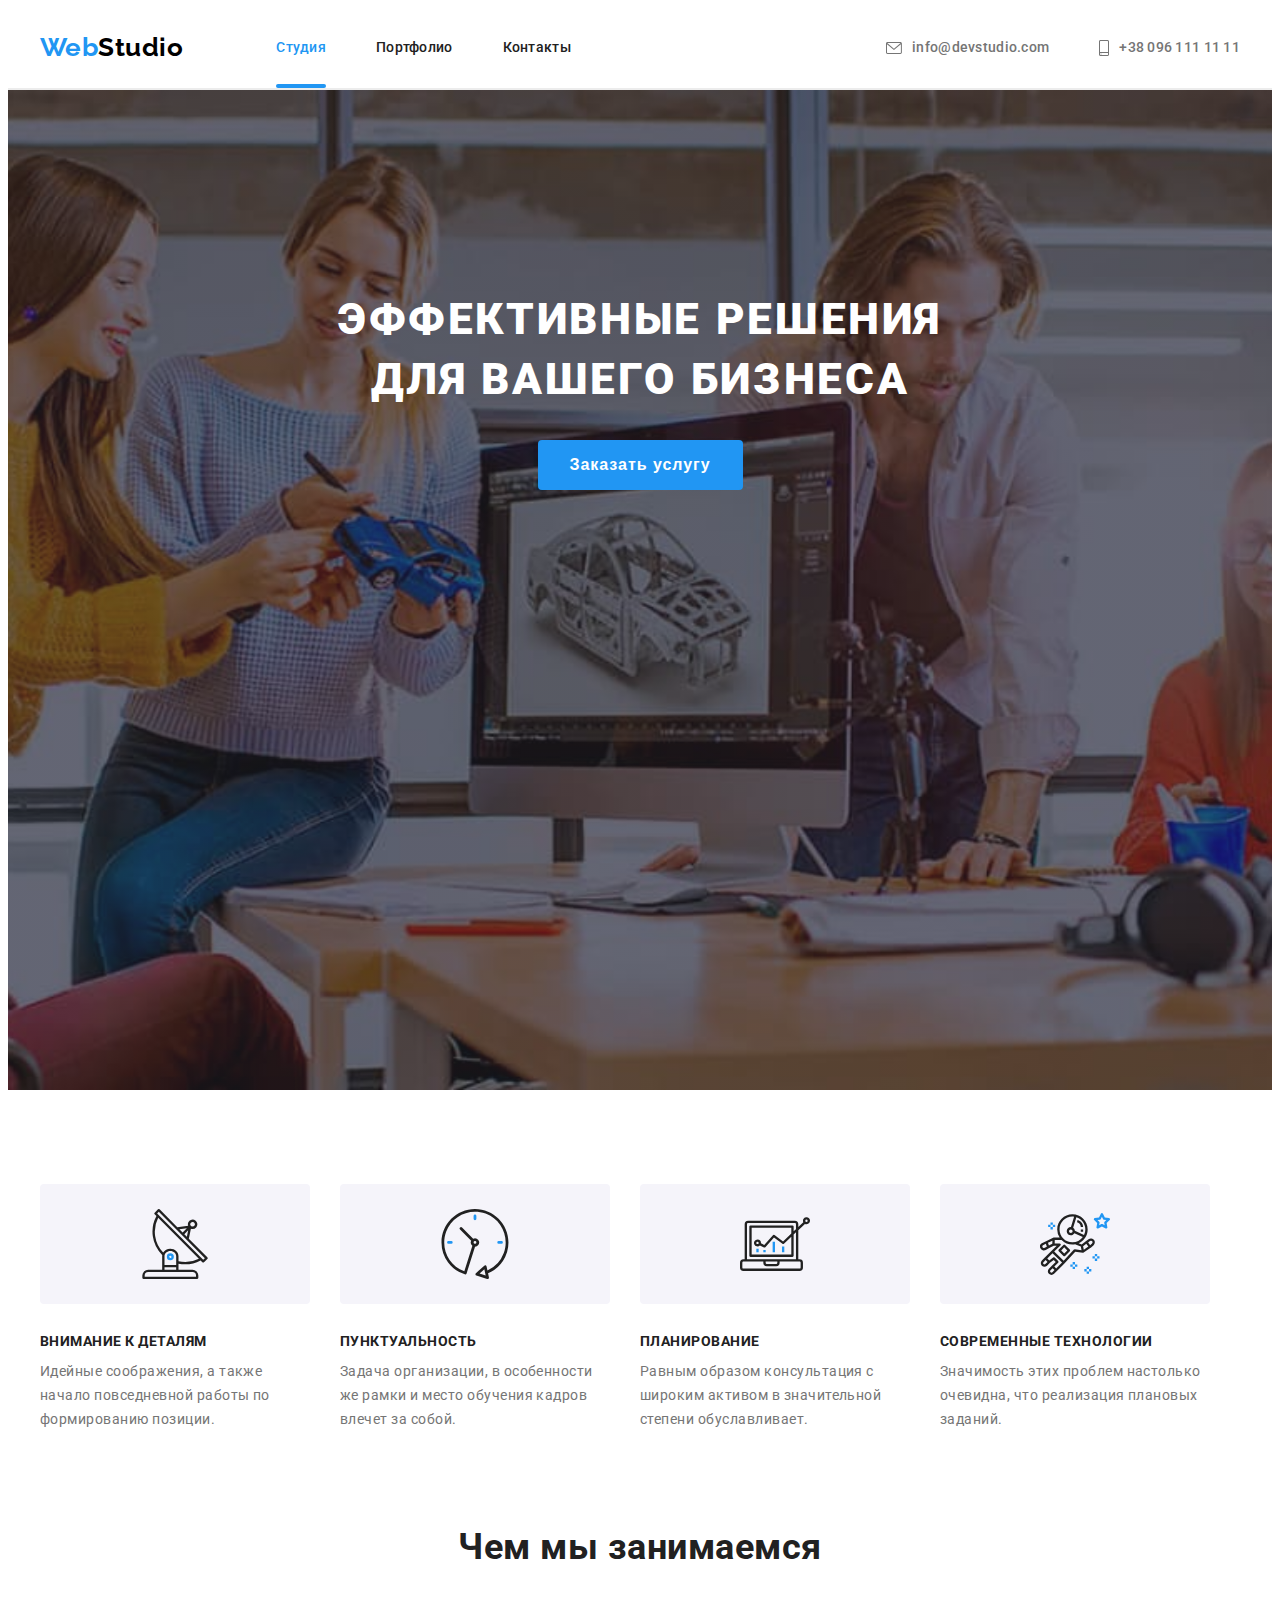
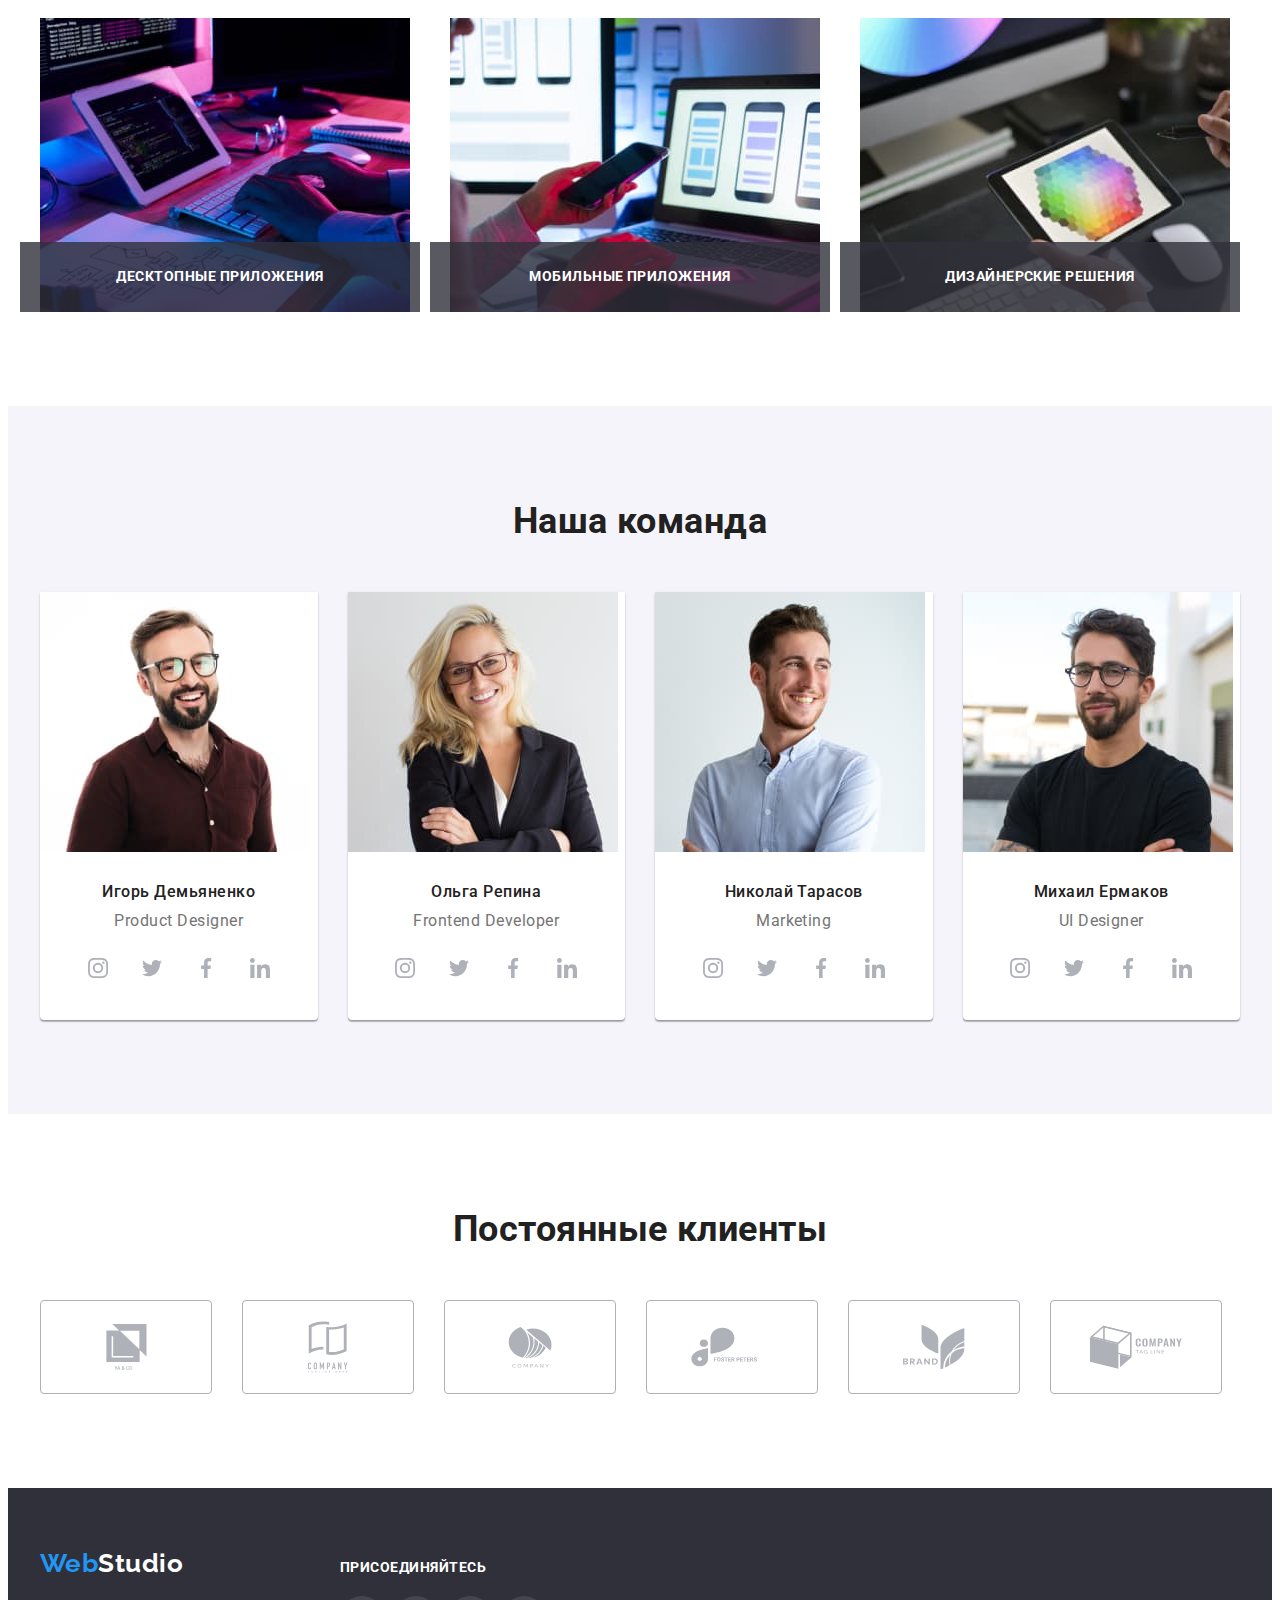
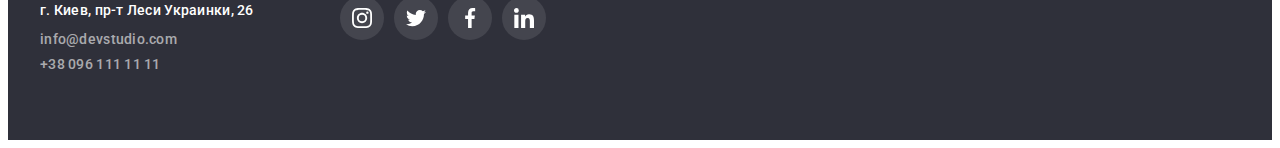
<file: index.html>
<!DOCTYPE html>
<html lang="ru">

<head>
    <meta charset="UTF-8">
    <meta http-equiv="X-UA-Compatible" content="IE=edge">
    <meta name="viewport" content="width=device-width, initial-scale=1.0">
    <title>Студия</title>
    <link rel="preconnect" href="https://fonts.gstatic.com">
    <link href="https://fonts.googleapis.com/css2?family=Raleway:wght@700&family=Roboto:wght@400;500;700;900&display=swap"
          rel="stylesheet">
    <link rel="stylesheet" href="https://cdnjs.cloudflare.com/ajax/libs/modern-normalize/1.0.0/modern-normalize.min.css"
        integrity="sha512-ISS7cAi1PEhQ8jnbJpJZMd29NlhNj4AWYyLOSp2CE/CsHxTCu+r+t0D2yoJudVrd0/8fTVPUVDzY5Tvli75u/g=="
        crossorigin="anonymous" />
    <link rel="stylesheet" href="./css/styles.css">
</head>

<body>

    <!--Шапка сайта-->

    <header class="header">
        <div class="container border-header">
        <nav class="site-nav">
            <a href="./index.html" class="logo accent">Web<span class="logo-title">Studio</span></a>
            <ul class="list navigation">
                <li class="item"><a href="" class="link current">Студия</a></li>
                <li class="item"><a href="./portfolio.html" class="link">Портфолио</a></li>
                <li class="item"><a href="" class="link">Контакты</a></li>
            </ul>
        </nav>
        
        <ul class="site-nav list">
            <li class="item mail">
                <a href="mailto:info@devstudio.com" class="contact link">
                <svg class="mail-link-header" width="16" height=12>
                    <use href="./images/icons.svg/symbol-defs.svg#icon-envelope"></use>
                </svg>info@devstudio.com</a></li>
            <li class="item mail">
                <a href="tel:+380961111111" class="contact link">
                <svg class="mail-link-header" width="10" height=16>
                    <use href="./images/icons.svg/symbol-defs.svg#icon-smartphone"></use>
                </svg>+38 096 111 11 11</a></li>
        </ul>
        </div>
    </header>

    <main>
            <!--Герой-->
        <section class="hero">
            <div class="overlay-container">
              <h1 class="hero-title">Эффективные решения для вашего бизнеса</h1>
              <button type="button" class="button primary" data-modal-open>Заказать услугу</button>
            </div>
        </section>

            <!--Особенности-->
        <section class="section about">
            <div class="container">
            <h2  class="title visually-hidden">Наши особенности</h2>
            <ul class="features list">
                <li class="item-about icon-antenna">
                    <div class="container-icon-features">
                    <svg class="icon-features" width="70" height="70">
                        <use href="./images/icons.svg/symbol-defs.svg#icon-antenna"></use>
                    </svg></div>
                    <h3 class="features-title">Внимание к деталям</h3>
                    <p class="features text">Идейные соображения, а также начало повседневной работы по формированию позиции.</p>
                </li>
                <li class="item-about icon-clock">
                    <div class="container-icon-features">
                    <svg class="icon-features" width="70" height="70">
                        <use href="./images/icons.svg/symbol-defs.svg#icon-clock"></use>
                    </svg></div>
                    <h3 class="features-title">Пунктуальность</h3>
                    <p class="features text">Задача организации, в особенности же рамки и место обучения кадров влечет за собой.</p>
                </li>
                <li class="item-about icon-diagram">
                    <div class="container-icon-features">
                    <svg class="icon-features" width="70" height="70">
                        <use href="./images/icons.svg/symbol-defs.svg#icon-diagram"></use>
                    </svg></div>
                    <h3 class="features-title">Планирование</h3>
                    <p class="features text">Равным образом консультация с широким активом в значительной степени обуславливает.</p>
                </li>
                <li class="item-about icon-astronaut">
                    <div class="container-icon-features">
                    <svg class="icon-features" width="70" height="70">
                        <use href="./images/icons.svg/symbol-defs.svg#icon-astronaut"></use>
                    </svg></div>
                    <h3 class="features-title">Современные технологии</h3>
                    <p class="features text">Значимость этих проблем настолько очевидна, что реализация плановых заданий.</p>
                </li>
            </ul>
            </div>
        </section>

        
            <!--Чем занимаемся-->
        <section class="section work">
            <div class="container">
            <h2 class="title centered">Чем мы занимаемся</h2>
            <ul class="list work-card">
                <li class="item-work">
                    <img src="./images/about/about-img-1.jpg" alt="программист работает за столом в офисе"
                        width="370" height="294">
                    <p class="title-work">Десктопные приложения</p></li>
                <li class="item-work">
                    <img src="./images/about/about-img-2.jpg"
                        alt="веб-дизайнер разработчик приложений для смартфонов рабочий интерфейс мобильные телефоны"
                        width="370" height="294">
                    <p class="title-work">Мобильные приложения</p></li>
                <li class="item-work">
                    <img src="./images/about/about-img-3.jpg"
                        alt="креативный веб-дизайнер с рабочим выбором цвета графическим планшетом" width="370"
                        height="294">
                    <p class="title-work">Дизайнерские решения</p></li>
            </ul>
            </div>
        </section>

            <!--Команда-->
        <section class="section team">
            <div class="container">
            <h2 class="title centered">Наша команда</h2>
            <ul class="list team-location">
                <li class="location"><img class="team-card" src="./images/team/team-card-1-img.jpg" alt="фото члена команды игоря демьяненко"
                        width="270">
                    <div class="container-title-team">
                        <h3 class="description team-title">Игорь Демьяненко</h3>
                        <p lang="en" class="description team-text">Product Designer</p>
                        <ul class="list social">
                            <li class="social-link"><a class="icon-link" href="">
                                <svg width="20" height="20" class="icon-link-social">
                                    <use href="./images/icons.svg/symbol-defs.svg#icon-instagram"></use>
                                </svg>
                            </a></li>
                            <li class="social-link"><a class="icon-link" href="">
                                <svg width="20" height="20" class="icon-link-social">
                                    <use href="./images/icons.svg/symbol-defs.svg#icon-twitter"></use>
                                </svg>
                            </a></li>
                            <li class="social-link"><a class="icon-link" href="">
                                <svg width="20" height="20" class="icon-link-social">
                                    <use href="./images/icons.svg/symbol-defs.svg#icon-facebook"></use>
                                </svg>
                            </a></li>
                            <li class="social-link"><a class="icon-link" href="">
                                <svg width="20" height="20" class="icon-link-social">
                                    <use href="./images/icons.svg/symbol-defs.svg#icon-linkedin"></use>
                                </svg>
                            </a></li>
                        </ul>
                    </div>
                </li>
                <li class="location"><img class="team-card" src="./images/team/team-card-2-img.jpg" alt="фото члена команды ольги репиной" width="270">
                    <div class="container-title-team">
                        <h3 class="description team-title">Ольга Репина</h3>
                        <p lang="en" class="description team-text">Frontend Developer</p>
                        <ul class="list social">
                            <li class="social-link"><a class="icon-link" href="">
                                    <svg width="20" height="20" class="icon-link-social">
                                        <use href="./images/icons.svg/symbol-defs.svg#icon-instagram"></use>
                                    </svg>
                                </a></li>
                            <li class="social-link"><a class="icon-link" href="">
                                    <svg width="20" height="20" class="icon-link-social">
                                        <use href="./images/icons.svg/symbol-defs.svg#icon-twitter"></use>
                                    </svg>
                                </a></li>
                            <li class="social-link"><a class="icon-link" href="">
                                    <svg width="20" height="20" class="icon-link-social">
                                        <use href="./images/icons.svg/symbol-defs.svg#icon-facebook"></use>
                                    </svg>
                                </a></li>
                            <li class="social-link"><a class="icon-link" href="">
                                    <svg width="20" height="20" class="icon-link-social">
                                        <use href="./images/icons.svg/symbol-defs.svg#icon-linkedin"></use>
                                    </svg>
                                </a></li>
                        </ul>
                    </div>
                </li>
                <li class="location"><img class="team-card" src="./images/team/team-card-3-img.jpg" alt="фото члена команды николая тарасова"
                        width="270">
                    <div class="container-title-team">
                        <h3 class="description team-title">Николай Тарасов</h3>
                        <p lang="en" class="description team-text">Marketing</p>
                        <ul class="list social">
                            <li class="social-link"><a class="icon-link" href="">
                                    <svg width="20" height="20" class="icon-link-social">
                                        <use href="./images/icons.svg/symbol-defs.svg#icon-instagram"></use>
                                    </svg>
                                </a></li>
                            <li class="social-link"><a class="icon-link" href="">
                                    <svg width="20" height="20" class="icon-link-social">
                                        <use href="./images/icons.svg/symbol-defs.svg#icon-twitter"></use>
                                    </svg>
                                </a></li>
                            <li class="social-link"><a class="icon-link" href="">
                                    <svg width="20" height="20" class="icon-link-social">
                                        <use href="./images/icons.svg/symbol-defs.svg#icon-facebook"></use>
                                    </svg>
                                </a></li>
                            <li class="social-link"><a class="icon-link" href="">
                                    <svg width="20" height="20" class="icon-link-social">
                                        <use href="./images/icons.svg/symbol-defs.svg#icon-linkedin"></use>
                                    </svg>
                                </a></li>
                        </ul>
                    </div>
                </li>
                <li class="location"><img class="team-card" src="./images/team/team-card-4-img.jpg" alt="фото члена команды михаила ермакова"
                        width="270">
                    <div class="container-title-team">
                        <h3 class="description team-title">Михаил Ермаков</h3>
                        <p lang="en" class="description team-text">UI Designer</p>
                        <ul class="list social">
                            <li class="social-link"><a class="icon-link" href="">
                                    <svg width="20" height="20" class="icon-link-social">
                                        <use href="./images/icons.svg/symbol-defs.svg#icon-instagram"></use>
                                    </svg>
                                </a></li>
                            <li class="social-link"><a class="icon-link" href="">
                                    <svg width="20" height="20" class="icon-link-social">
                                        <use href="./images/icons.svg/symbol-defs.svg#icon-twitter"></use>
                                    </svg>
                                </a></li>
                            <li class="social-link"><a class="icon-link" href="">
                                    <svg width="20" height="20" class="icon-link-social">
                                        <use href="./images/icons.svg/symbol-defs.svg#icon-facebook"></use>
                                    </svg>
                                </a></li>
                            <li class="social-link"><a class="icon-link" href="">
                                    <svg width="20" height="20" class="icon-link-social">
                                        <use href="./images/icons.svg/symbol-defs.svg#icon-linkedin"></use>
                                    </svg>
                                </a></li>
                        </ul>
                    </div>
                </li>
            </ul>
            </div>
        </section>

            <!-- Клиенты -->
        <section class="section">
            <div class="container">
            <h2 class="title centered">Постоянные клиенты</h2>
            <ul class="list clients">
                <li class="clients-link"><a class="icon-clients" href="">
                        <svg width="41" height="46" class="icon-link-clients">
                            <use href="./images/icons.svg/symbol-defs.svg#icon-group-1"></use>
                        </svg>
                    </a></li>
                <li class="clients-link"><a class="icon-clients" href="">
                        <svg width="40" height="52" class="icon-link-clients">
                            <use href="./images/icons.svg/symbol-defs.svg#icon-group-2"></use>
                        </svg>
                    </a></li>
                <li class="clients-link"><a class="icon-clients" href="">
                        <svg width="44" height="42" class="icon-link-clients">
                            <use href="./images/icons.svg/symbol-defs.svg#icon-group-3"></use>
                        </svg>
                    </a></li>
                <li class="clients-link"><a class="icon-clients" href="">
                        <svg width="84" height="40" class="icon-link-clients">
                            <use href="./images/icons.svg/symbol-defs.svg#icon-group-4"></use>
                        </svg>
                    </a></li>
                <li class="clients-link"><a class="icon-clients" href="">
                        <svg width="62" height="46" class="icon-link-clients">
                            <use href="./images/icons.svg/symbol-defs.svg#icon-group-5"></use>
                        </svg>
                    </a></li>
                <li class="clients-link"><a class="icon-clients" href="">
                        <svg width="94" height="44" class="icon-link-clients">
                            <use href="./images/icons.svg/symbol-defs.svg#icon-group-6"></use>
                        </svg>
                    </a></li>
            </ul>
            </div>
        </section>
    </main>

            <!--Футер-->
    <footer class="footer">
        <div class="container">
           <div class="contacts-nav">
           <a href="" class="logo accent">Web<span class="logo-title">Studio</span></a>
           <address class="address-contacts">
            <ul class="list contacts">
                <li class="item-address"><a href="https://goo.gl/maps/BCXKGSPmEop6mJhy6" target="_blank" rel="noreferrer noopener" class="address link">г. Киев,
                        пр-т Леси Украинки,
                        26</a></li>
                <li class="item-address"><a href="mailto:info@devstudio.com" class="contact link item">info@devstudio.com</a></li>
                <li class="item-address"><a href="tel:+380961111111" class="contact link">+38 096 111 11 11</a></li>
            </ul>
           </address>
           </div>
        

           <div class="container-social">
            <h2 class="title social-link-list">присоединяйтесь</h2>
            <ul class="list social">
                <li class="social-link"><a class="icon-link" href="">
                        <svg width="20" height="20" class="icon-link-social">
                            <use href="./images/icons.svg/symbol-defs.svg#icon-instagram"></use>
                        </svg>
                    </a></li>
                <li class="social-link"><a class="icon-link" href="">
                        <svg width="20" height="20" class="icon-link-social">
                            <use href="./images/icons.svg/symbol-defs.svg#icon-twitter"></use>
                        </svg>
                    </a></li>
                <li class="social-link"><a class="icon-link" href="">
                        <svg width="20" height="20" class="icon-link-social">
                            <use href="./images/icons.svg/symbol-defs.svg#icon-facebook"></use>
                        </svg>
                    </a></li>
                <li class="social-link"><a class="icon-link" href="">
                        <svg width="20" height="20" class="icon-link-social">
                            <use href="./images/icons.svg/symbol-defs.svg#icon-linkedin"></use>
                        </svg>
                    </a></li>
            </ul>
           </div>
           
        </div>
    </footer>
    
    <div class="backdrop is-hidden" data-modal>
        <div class="modal">
            <button class="icon-close" data-modal-close>
                <svg width="18" height="18">
                    <use href="./images/icons.svg/symbol-defs-close.svg#icon-close-black"></use>
                </svg></button>
        </div>
    </div>    
    <script src="./js/modal.js"></script>
</body>

</html>


<!--  -->
</file>
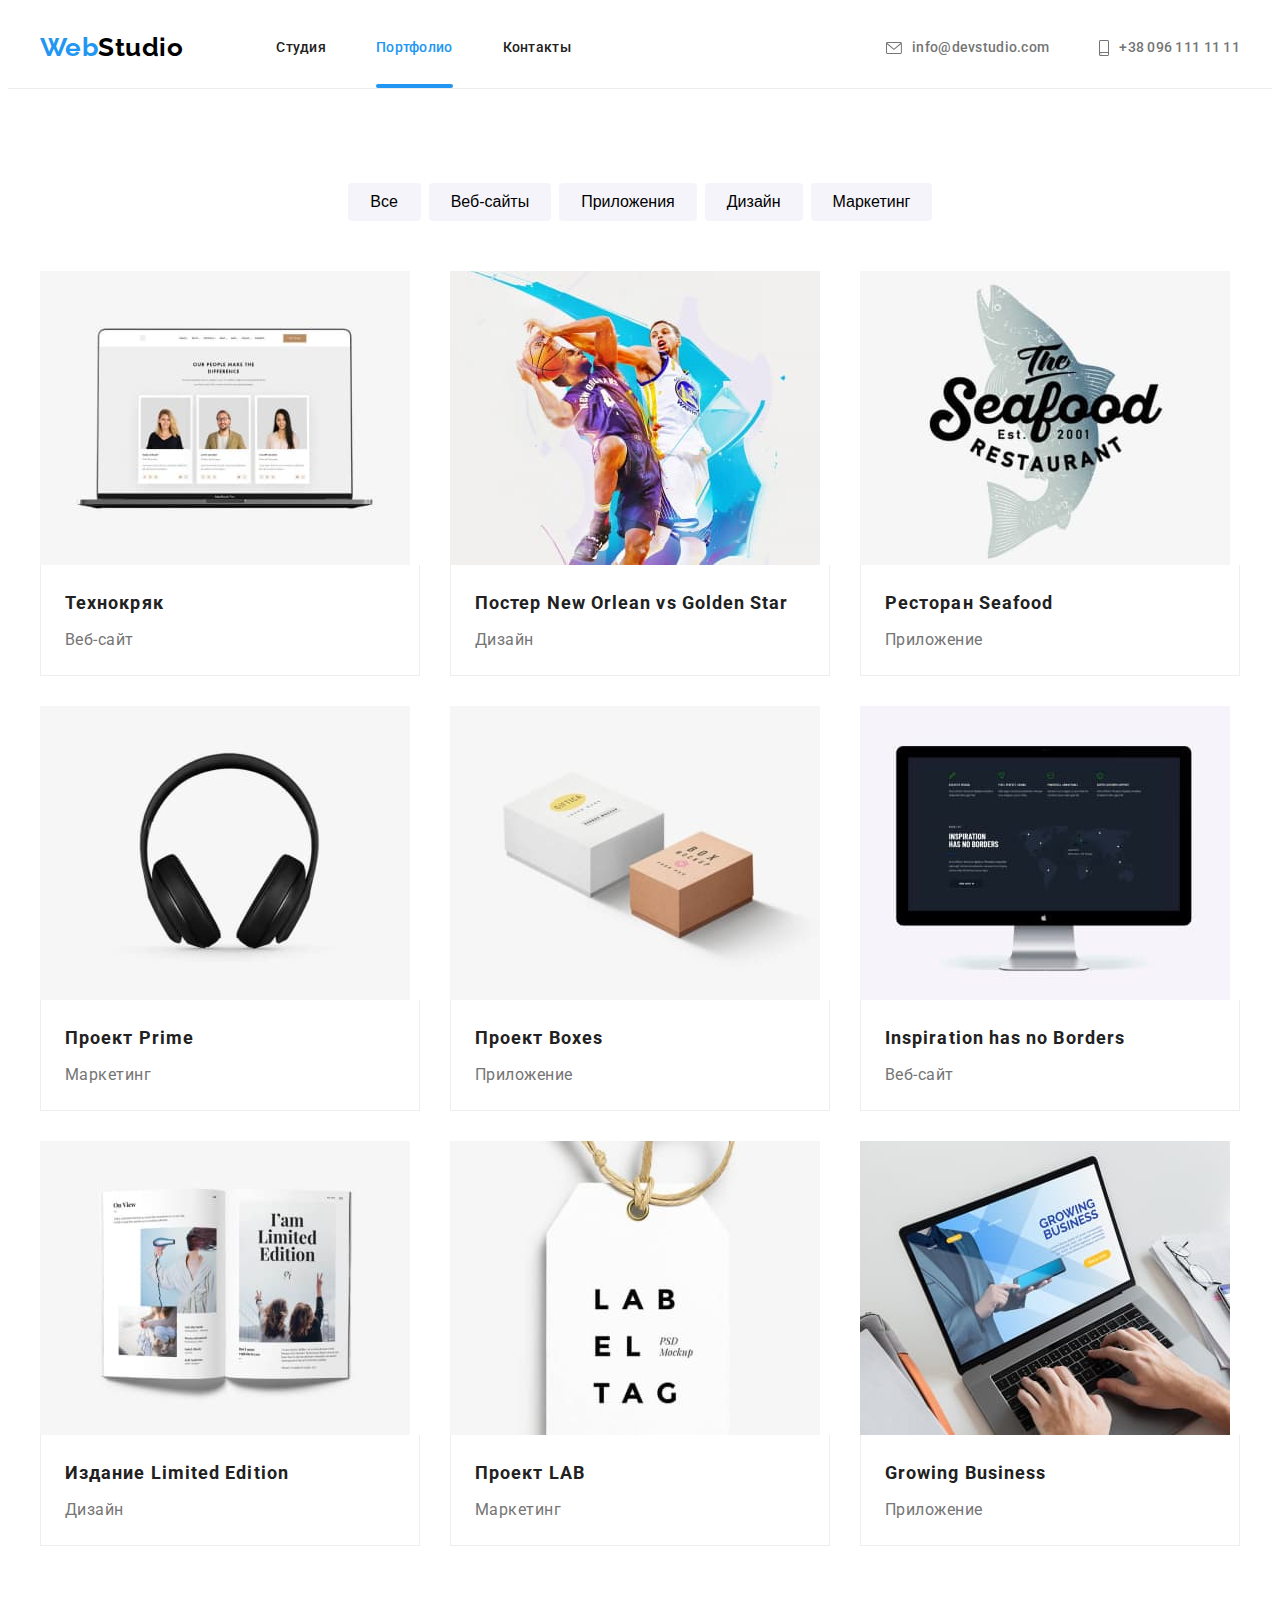
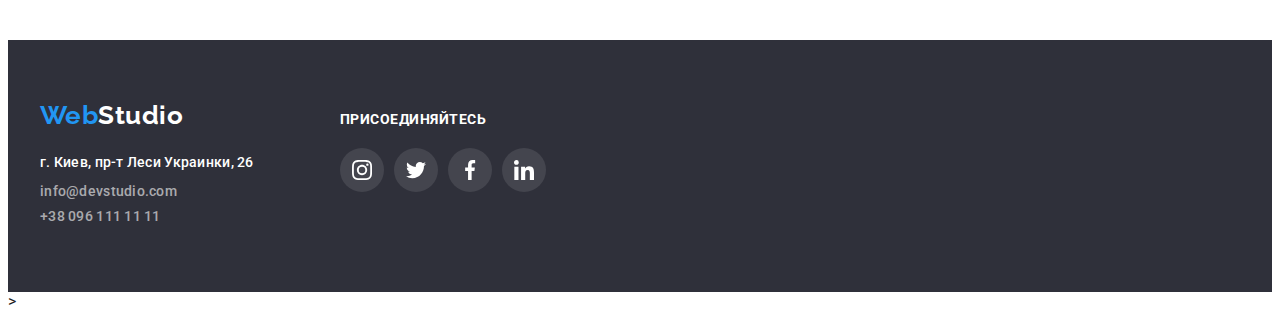
<file: portfolio.html>
<!DOCTYPE html>
<html lang="ru">
<head>
    <meta charset="UTF-8">
    <meta http-equiv="X-UA-Compatible" content="IE=edge">
    <meta name="viewport" content="width=device-width, initial-scale=1.0">
    <title>Портфолио</title>
    <link rel="preconnect" href="https://fonts.gstatic.com">
    <link href="https://fonts.googleapis.com/css2?family=Raleway:wght@700&family=Roboto:wght@400;500;700;900&display=swap"
          rel="stylesheet">
    <link rel="stylesheet" href="https://cdnjs.cloudflare.com/ajax/libs/modern-normalize/1.0.0/modern-normalize.min.css"
      integrity="sha512-ISS7cAi1PEhQ8jnbJpJZMd29NlhNj4AWYyLOSp2CE/CsHxTCu+r+t0D2yoJudVrd0/8fTVPUVDzY5Tvli75u/g=="
      crossorigin="anonymous" />
    <link rel="stylesheet" href="./css/styles.css">
</head>

<body>

    <!--Шапка сайта-->
  <header class="header">
    <div class="container border-header">
      <nav class="site-nav">
        <a href="./index.html" class="logo accent">Web<span class="logo-title">Studio</span></a>
        <ul class="list navigation">
          <li class="item"><a href="./index.html" class="link ">Студия</a></li>
          <li class="item"><a href="" class="link current">Портфолио</a></li>
          <li class="item"><a href="" class="link">Контакты</a></li>
        </ul>
      </nav>
  
      <ul class="site-nav list">
        <li class="item mail">
          <a href="mailto:info@devstudio.com" class="contact link">
            <svg class="mail-link-header" width="16" height=12>
              <use href="./images/icons.svg/symbol-defs.svg#icon-envelope"></use>
            </svg>info@devstudio.com</a>
        </li>
        <li class="item mail">
          <a href="tel:+380961111111" class="contact link">
            <svg class="mail-link-header" width="10" height=16>
              <use href="./images/icons.svg/symbol-defs.svg#icon-smartphone"></use>
            </svg>+38 096 111 11 11</a>
        </li>
      </ul>
    </div>
  </header>

  <main>
    <!--Наши проекты-->
    <section class="section">
      <div class="container">
      <h1 class="project visually-hidden">Проекты</h1>
      <ul class="list button-nav">
        <li class="button-item"><button type="button" class="button secondary">Все</button></li>
        <li class="button-item"><button type="button" class="button secondary">Веб-сайты</button></li>
        <li class="button-item"><button type="button" class="button secondary">Приложения</button></li>
        <li class="button-item"><button type="button" class="button secondary">Дизайн</button></li>
        <li class="button-item"><button type="button" class="button secondary">Маркетинг</button></li>
      </ul>
    
      <ul class="list card-set">
        <li class="item-card">
              <a href="" class="link-project">
                <div class="overlay-thumb">
                  <img src="./images/projects/img-1.jpg" alt="ноутбук с изображением карточек" width="370" height="294">
                  <p class="overlay-card">Технокряк это современная площадка распространения коронавируса. Компании используют эту платформу для цифрового
                   шпионажа и атак на защищённые сервера конкурентов.</p></div>
                <div class="container-title-project">
                  <h2 class="project title">Технокряк</h2>
                  <p class="project text">Веб-сайт</p>
                </div>
              </a>
        </li>
        <li class="item-card">
              <a href="" class="link-project">
                <div class="overlay-thumb">
                  <img src="./images/projects/img-2.jpg" alt="постер изображение футболистов" width="370" height="294">
                  <p class="overlay-card">Технокряк это современная площадка распространения коронавируса. Компании используют эту платформу для цифрового
                   шпионажа и атак на защищённые сервера конкурентов.</p></div>
                <div class="container-title-project">
                  <h2 class="project title">Постер New Orlean vs Golden Star</h2>
                  <p class="project text">Дизайн</p>
                </div>
              </a>
        </li>
        <li class="item-card">
              <a href="" class="link-project">
                <div class="overlay-thumb">
                  <img src="./images/projects/img-3.jpg" alt="логотип ресторана" width="370" height="294">
                  <p class="overlay-card">Технокряк это современная площадка распространения коронавируса. Компании используют эту платформу для цифрового
                   шпионажа и атак на защищённые сервера конкурентов.</p></div>
                <div class="container-title-project">
                  <h2 class="project title">Ресторан Seafood</h2>
                  <p class="project text">Приложение</p>
                </div>
              </a>
        </li>
        <li class="item-card">
              <a href="" class="link-project">
                <div class="overlay-thumb">
                  <img src="./images/projects/img-4.jpg" alt="наушники" width="370" height="294">
                  <p class="overlay-card">Технокряк это современная площадка распространения коронавируса. Компании используют эту платформу для цифрового
                   шпионажа и атак на защищённые сервера конкурентов.</p></div>
                  <div class="container-title-project">
                    <h2 class="project title">Проект Prime</h2>
                    <p class="project text">Маркетинг</p>
                  </div>
              </a>
        </li>
        <li class="item-card">
              <a href="" class="link-project">
                <div class="overlay-thumb">
                  <img src="./images/projects/img-5.jpg" alt="коробочки" width="370" height="294">
                  <p class="overlay-card">Технокряк это современная площадка распространения коронавируса. Компании используют эту платформу для цифрового
                   шпионажа и атак на защищённые сервера конкурентов.</p></div>
                <div class="container-title-project">
                  <h2 class="project title">Проект Boxes</h2>
                  <p class="project text">Приложение</p>
                </div>
              </a>
        </li>
        <li class="item-card">
              <a href="" class="link-project">
                <div class="overlay-thumb">
                  <img src="./images/projects/img-6.jpg" alt="монитор компьютера" width="370" height="294">
                  <p class="overlay-card">Технокряк это современная площадка распространения коронавируса. Компании используют эту платформу для цифрового
                   шпионажа и атак на защищённые сервера конкурентов.</p></div>
                <div class="container-title-project">
                  <h2 lang="en" class="project title">Inspiration has no Borders</h2>
                  <p class="project text">Веб-сайт</p>
                </div>
              </a>
        </li>
        <li class="item-card">
              <a href="" class="link-project">
                <div class="overlay-thumb">
                  <img src="./images/projects/img-7.jpg" alt="раскрытая книга" width="370" height="294">
                  <p class="overlay-card">Технокряк это современная площадка распространения коронавируса. Компании используют эту платформу для цифрового
                   шпионажа и атак на защищённые сервера конкурентов.</p></div>
                <div class="container-title-project">
                  <h2 class="project title">Издание Limited Edition</h2>
                  <p class="project text">Дизайн</p>
                </div>
              </a>
        </li>
        <li class="item-card">
              <a href="" class="link-project">
                <div class="overlay-thumb">
                  <img src="./images/projects/img-8.jpg" alt="бирка" width="370" height="294">
                  <p class="overlay-card">Технокряк это современная площадка распространения коронавируса. Компании используют эту платформу для цифрового
                   шпионажа и атак на защищённые сервера конкурентов.</p></div>
                <div class="container-title-project">
                  <h2 class="project title">Проект LAB</h2>
                  <p class="project text">Маркетинг</p>
                </div>
              </a>
        </li>
        <li class="item-card">
              <a href="" class="link-project">
                <div class="overlay-thumb">
                  <img src="./images/projects/img-9.jpg" alt="человек за ноутбуком" width="370" height="294">
                  <p class="overlay-card">Технокряк это современная площадка распространения коронавируса. Компании используют эту платформу для цифрового
                   шпионажа и атак на защищённые сервера конкурентов.</p></div>
                <div class="container-title-project">
                  <h2 lang="en" class="project title">Growing Business</h2>
                  <p class="project text">Приложение</p>
                </div>
              </a>
        </li>
      </ul>
      </div>
    </section>
  </main>

    <!--Футер-->
  <footer class="footer">
    <div class="container">
      <div class="contacts-nav">
        <a href="" class="logo accent">Web<span class="logo-title">Studio</span></a>
        <address class="address-contacts">
          <ul class="list contacts">
            <li class="item-address"><a href="https://goo.gl/maps/BCXKGSPmEop6mJhy6" target="_blank"
                rel="noreferrer noopener" class="address link">г. Киев,
                пр-т Леси Украинки,
                26</a></li>
            <li class="item-address"><a href="mailto:info@devstudio.com" class="contact link item">info@devstudio.com</a>
            </li>
            <li class="item-address"><a href="tel:+380961111111" class="contact link">+38 096 111 11 11</a></li>
          </ul>
        </address>
      </div>
  
  
      <div class="container-social">
        <h2 class="title social-link-list">присоединяйтесь</h2>
        <ul class="list social">
          <li class="social-link"><a class="icon-link" href="">
              <svg width="20" height="20" class="icon-link-social">
                <use href="./images/icons.svg/symbol-defs.svg#icon-instagram"></use>
              </svg>
            </a></li>
          <li class="social-link"><a class="icon-link" href="">
              <svg width="20" height="20" class="icon-link-social">
                <use href="./images/icons.svg/symbol-defs.svg#icon-twitter"></use>
              </svg>
            </a></li>
          <li class="social-link"><a class="icon-link" href="">
              <svg width="20" height="20" class="icon-link-social">
                <use href="./images/icons.svg/symbol-defs.svg#icon-facebook"></use>
              </svg>
            </a></li>
          <li class="social-link"><a class="icon-link" href="">
              <svg width="20" height="20" class="icon-link-social">
                <use href="./images/icons.svg/symbol-defs.svg#icon-linkedin"></use>
              </svg>
            </a></li>
        </ul>
      </div>
  
    </div>
  </footer>>
</body>
</html>
</file>
<file: css/styles.css>
/*цвет основного текста #212121*/
/*вторичный цвет текста #757575*/
/*третья палитра текста rgba(255, 255, 255, 0.6);*/
/*белый #ffffff;*/
/*акцент #2196F3*/
/* цвет иконок соцсетей #AFB1B8 */
/* вторичный цвет фона  #2F303A*/
/* третья палитра фона #F5F4FA */
/* вторичный цвет основной кнопки #188CE8 */
/* цвет фона под карточками #C4C4C4 */
/* цвет первой тени карточек команды rgba(0, 0, 0, 0.12) */
/* цвет второй тени карточек команды rgba(0, 0, 0, 0.14)*/
/* цвет третьей тени карточек команды rgba(0, 0, 0, 0.2)*/
/* цвет фона соцсетей футера rgba(255, 255, 255, 0.1) */

:root {
  --primary-text-color: #212121;
  --text-color: #757575;
  --white-text-color: #ffffff;
  --accent-color: #2196f3;
  --contact-footer-color: rgba(255, 255, 255, 0.6);
  --text-logo: #000000;

  --primary-background-color: #ffffff;
  --second-background-color: #2f303a;
  --min-background-color: #f5f4fa;
  --btn-hover-bg: #188ce8;

  --social-link-color: #afb1b8;
  --header-border: #ececec;
  --card-border: #eeeeee;
  --color-shadow-first: rgba(0, 0, 0, 0.12);
  --color-shadow-second: rgba(0, 0, 0, 0.14);
  --color-shadow-third: rgba(0, 0, 0, 0.2);

  --item-card-gap: 30px;

  --timing-funktion: cubic-bezier(0.4, 0, 0.2, 1);
}

body {
  background-color: var(--primary-background-color);
  color: var(--primary-text-color);

  font-family: 'Roboto', sans-serif;
  letter-spacing: 0.03em;
}

h1,
h2,
h3,
p {
  margin-top: 0;
  margin-bottom: 0;
}

ul {
  margin-top: 0;
  margin-bottom: 0;
  padding-left: 0;
}

img {
  display: block;
  max-width: 100%;
}

.container {
  width: 1200px;
  padding-left: 15px;
  padding-right: 15px;
  margin: 0 auto;
  /* margin-right: auto; */

  /* outline: 2px solid tomato; */
}

.list {
  list-style: none;
}
.link {
  text-decoration: none;
}
/*==========HEADER==========*/

.header {
  border-bottom: 1px solid var(--header-border);
}

/* Navigation */
.logo {
  color: var(--text-logo);

  font-family: 'Raleway', sans-serif;
  font-weight: 700;
  font-size: 26px;
  line-height: 1.2;
  text-decoration: none;
}

.logo.accent {
  color: var(--accent-color);
}

.site-nav {
  display: flex;
  align-items: center;
}

/* .site-nav .contact::before {
  display: block;
  content: '';
  height: 12px;
  background-image: url('../images/icon-header/smartphone.svg');
} */

.site-nav .logo-title {
  color: var(--text-logo);
}

.site-nav.list {
  display: flex;
  margin-left: auto;
}

.site-nav.list .item + .item {
  margin-left: 50px;
}

.navigation {
  display: flex;
  margin-left: 93px;
}

.navigation .item + .item {
  margin-left: 50px;
}

.link {
  color: var(--primary-text-color);

  font-weight: 500;
  font-size: 14px;
  line-height: 1.14;
  letter-spacing: 0.02em;
}
.navigation .link {
  display: block;
  padding-top: 32px;
  padding-bottom: 32px;

  transition: color 250ms var(--timing-funktion);
}

.navigation .link:hover,
.navigation .link:focus {
  color: var(--accent-color);
}

.site-nav .link.current {
  position: relative;
  color: var(--accent-color);
}

.current::after {
  position: absolute;
  left: 0;
  bottom: 0;

  content: '';
  width: 100%;
  height: 4px;
  border-radius: 2px;

  background: var(--accent-color);
}
.site-nav .contact {
  color: var(--text-color);
}
.border-header {
  display: flex;
  align-items: center;
}
.mail-link-header {
  fill: var(--text-color);
}

.contact.link {
  display: flex;
  align-items: center;
}

.mail-link-header {
  margin-right: 10px;
}

.mail-link-header {
  fill: currentColor;
}

/* .contact.link:hover .mail-link-header,
.contact.link:focus .mail-link-header {
  fill: var(--accent-color);
} */

/*============ END HEADER============*/

/*============= HERO===============*/
.hero {
  max-width: 1600px;
  height: 600px;
  margin: 0 auto;
  border-top: 1px solid var(--header-border);

  background-image: linear-gradient(rgba(47, 48, 58, 0.4), rgba(47, 48, 58, 0.4)),
    url('../images/banner/img-banner.jpg');

  background-repeat: no-repeat;
  background-position: center;
  background-size: cover;

  padding-top: 200px;
  padding-bottom: 200px;

  text-align: center;
  background-color: var(--second-background-color);
  color: var(--white-text-color);
}

.hero-title {
  max-width: 696px;
  margin: 0 auto;
  margin-bottom: 30px;

  font-weight: 900;
  font-size: 44px;
  line-height: 1.36;
  letter-spacing: 0.06em;
  text-transform: uppercase;
}
/*========== END HERO==========*/

/* ==========SECTION=================*/
.section {
  padding-top: 94px;
  padding-bottom: 94px;
}
/* ==========END SECTION=============*/

/*========== BUTTON==========*/
.button {
  /* font-family: 'Roboto', sans-serif; */

  border: none;
  border-radius: 4px;

  background-color: var(--min-background-color);
  cursor: pointer;

  transition: color 250ms var(--timing-funktion), background-color 250ms var(--timing-funktion),
    box-shadow 250ms var(--timing-funktion);
}
.button.primary {
  min-width: 200px;
  padding: 10px 32px;

  background-color: var(--accent-color);
  color: var(--white-text-color);

  font-weight: 700;
  font-size: 16px;
  line-height: 1.88;
  letter-spacing: 0.06em;
}

.button.secondary {
  min-width: 73px;
  padding: 6px 22px;

  font-weight: 500;
  font-size: 16px;
  line-height: 1.62;
}

.button.primary:hover,
.button.primary:focus {
  background-color: var(--btn-hover-bg);
}
.button:hover,
.button:focus {
  background-color: var(--accent-color);
  color: var(--white-text-color);
}

.button.secondary:hover,
.button.secondary:focus {
  box-shadow: 0px 3px 1px rgba(0, 0, 0, 0.1), 0px 1px 2px rgba(0, 0, 0, 0.08),
    0px 2px 2px rgba(0, 0, 0, 0.12);
}

.button-nav {
  display: flex;
  justify-content: center;
  margin-bottom: 50px;
}

.button-nav .button-item + .button-item {
  margin-left: 8px;
}
/*========== END BUTTON==========*/

/*========== HIDDEN==============*/
.visually-hidden {
  position: absolute;
  width: 1px;
  height: 1px;
  margin: -1px;
  border: 0;
  padding: 0;

  white-space: nowrap;
  clip-path: inset(100%);
  clip: rect(0 0 0 0);
  overflow: hidden;
}
/*========== END HIDDEN==============*/

/*========== SECTION ABOUT==========*/
.section.about {
  padding-bottom: 47px;
}
.title {
  margin-bottom: 50px;

  font-size: 36px;
  line-height: 1.17;
}

.title.centered {
  text-align: center;
}

.features {
  display: flex;
}

.item-about {
  width: 270px;
}

/* .item-about::before {
  display: block;
  content: '';
  height: 120px;
  background-repeat: no-repeat;
  background-position: center;
  background-color: var(--min-background-color);
  border-radius: 4px;
  margin-bottom: 30px;
}

.icon-antenna::before {
  background-image: url('../images/about-icon/antenna.svg');
}
.icon-clock::before {
  background-image: url('../images/about-icon/clock.svg');
}

.icon-diagram::before {
  background-image: url('../images/about-icon/diagram.svg');
}

.icon-astronaut::before {
  background-image: url('../images/about-icon/astronaut.svg');
} */

.container-icon-features {
  height: 120px;
  background-color: var(--min-background-color);
  border-radius: 4px;
  margin-bottom: 30px;
}

.container-icon-features {
  display: flex;
  justify-content: center;
  align-items: center;
}

.features .item-about + .item-about {
  margin-left: 30px;
}

.features-title {
  margin-bottom: 10px;

  font-size: 14px;
  line-height: 1.14;
  text-transform: uppercase;
}
.text {
  color: var(--text-color);
}
.features.text {
  font-size: 14px;
  line-height: 1.71;
}
/*==========  END SECTION ABOUT==========*/

/* ============ WORK===================== */

.section.work {
  padding-top: 47px;
}

.work-card {
  display: flex;
  flex-wrap: wrap;
  margin-left: calc(-1 * var(--item-card-gap));
  margin-top: calc(-1 * var(--item-card-gap));
}

.item-work {
  position: relative;

  flex-basis: calc(100% / 3 - var(--item-card-gap));
  margin-left: var(--item-card-gap);
  margin-top: var(--item-card-gap);
}

.title-work {
  position: absolute;
  bottom: 0;
  right: 0;
  padding: 27px 10px;
  width: 100%;
  text-align: center;

  font-weight: 700;
  font-size: 14px;
  line-height: 1.14;
  text-transform: uppercase;

  color: var(--white-text-color);
  background-color: rgba(47, 48, 58, 0.8);
}
/* ============ END WORK=========== */

/*========== SECTION TEAM==========*/

.section.team {
  background-color: var(--min-background-color);
}

.team-location {
  display: flex;
  flex-wrap: wrap;
  margin-left: calc(-1 * var(--item-card-gap));
  margin-top: calc(-1 * var(--item-card-gap));
}

.location {
  flex-basis: calc(100% / 4 - var(--item-card-gap));
  margin-left: var(--item-card-gap);
  margin-top: var(--item-card-gap);

  width: 270px;
  box-shadow: 0px 1px 3px var(--color-shadow-first), 0px 1px 1px var(--color-shadow-second),
    0px 2px 1px var(--color-shadow-third);
  border-radius: 0px 0px 4px 4px;

  background-color: var(--white-text-color);
}

.container-title-team {
  text-align: center;
  padding: 30px 10px;
}

.description {
  margin-bottom: 16px;
  font-size: 16px;
  line-height: 1.19;
}

.team-title {
  margin-bottom: 10px;

  font-weight: 500;
}

.team-text {
  color: var(--text-color);
}

.list.social {
  display: flex;
  justify-content: center;
}

.icon-link {
  display: flex;
  justify-content: center;
  align-items: center;
  width: 44px;
  height: 44px;
  border-radius: 50px;

  transition: background-color 250ms var(--timing-funktion);
}

.social-link:not(:last-child) {
  margin-right: 10px;
}
.icon-link-social {
  fill: var(--social-link-color);

  transition: fill 250ms var(--timing-funktion);
}

.icon-link:hover,
.icon-link:focus {
  background-color: var(--accent-color);
}

.icon-link:hover .icon-link-social,
.icon-link:focus .icon-link-social {
  fill: var(--white-text-color);
}

/*========== END SECTION TEAM==========*/

/* ==========SECTION CLIENTS========== */

.list.clients {
  display: flex;
  cursor: pointer;
}

.clients-link:not(:last-child) {
  margin-right: 30px;
}

.icon-clients:hover,
.icon-clients:focus {
  border-color: var(--accent-color);
}

.icon-clients {
  display: flex;
  justify-content: center;
  align-items: center;
  width: 170px;
  height: 92px;
  border: 1px solid var(--social-link-color);
  border-radius: 4px;

  transition: border-color 250ms var(--timing-funktion);
}

.icon-link-clients {
  fill: var(--social-link-color);

  transition: fill 250ms var(--timing-funktion);
}

.icon-clients:hover .icon-link-clients,
.icon-clients:focus .icon-link-clients {
  fill: var(--accent-color);
}

/* =======END SECTION CLIENTS========= */

/*========== SECTION PROJECT==========*/

.link-project {
  display: block;
  text-decoration: none;

  transition: box-shadow 250ms var(--timing-funktion);
}

.overlay-thumb {
  position: relative;
  overflow: hidden;
}

.overlay-card {
  position: absolute;
  top: 0;
  left: 0;

  font-size: 18px;
  line-height: 1.56;
  padding: 63px 24px;

  color: var(--white-text-color);
  background-color: rgba(33, 150, 243, 0.9);

  transform: translateY(100%);
  transition: transform 250ms var(--timing-funktion);
}

.link-project:hover .overlay-card {
  transform: translateY(0);
}

.item-card:hover {
  box-shadow: 0px 1px 1px rgba(0, 0, 0, 0.12), 0px 4px 4px rgba(0, 0, 0, 0.06),
    1px 4px 6px rgba(0, 0, 0, 0.16);
}

.container-title-project {
  padding: 20px 24px;
  max-width: 370px;
}

.project.title {
  margin-bottom: 4px;

  font-size: 18px;
  line-height: 2;
  letter-spacing: 0.06em;

  color: var(--primary-text-color);
}

.project.text {
  font-size: 16px;
  line-height: 1.87;
}
/*========== END SECTION PROJECT==========*/

/* ==== CONTAINER CARD-SET ===== */
.card-set {
  display: flex;
  flex-wrap: wrap;

  margin-left: calc(-1 * var(--item-card-gap));
  margin-top: calc(-1 * var(--item-card-gap));
}

.item-card {
  flex-basis: calc((100% - 3 * var(--item-card-gap)) / 3);
  margin-left: var(--item-card-gap);
  margin-top: var(--item-card-gap);
}

.container-title-project {
  border: 1px solid var(--card-border);
  border-top: none;
}
/* == END CONTAINER CARD-SET === */

/*========== FOOTER==============*/
.footer {
  display: flex;
  padding-top: 60px;
  padding-bottom: 60px;

  background-color: var(--second-background-color);
}

.footer .logo-title {
  color: var(--white-text-color);
}
.footer .address {
  color: var(--white-text-color);
  transition: color 250ms var(--timing-funktion);
}

.address:hover,
.address:focus {
  color: var(--accent-color);
}
.contact:hover,
.contact:focus {
  color: var(--accent-color);
}
.contacts {
  font-style: normal;
  font-size: 14px;
  line-height: 1.7;
}

.address-contacts {
  margin-top: 20px;
}

.item-address:nth-last-child(-n + 2) {
  display: block;
  margin-top: 9px;
}

.contact {
  color: var(--contact-footer-color);

  transition: color 250ms var(--timing-funktion);
}

.footer .container {
  display: flex;
  align-items: baseline;
}

.footer .contacts-nav {
  width: 230px;
  height: 132px;
  margin-right: 70px;
}

.title.social-link-list {
  margin-bottom: 20px;

  font-size: 14px;
  line-height: 1.14;
  text-transform: uppercase;
  color: var(--white-text-color);
}

.container-social .icon-link-social {
  fill: var(--white-text-color);
}

.footer .icon-link {
  background-color: rgba(255, 255, 255, 0.1);

  transition: background-color 250ms var(--timing-funktion);
}

.footer .icon-link:hover,
.footer .icon-link:focus {
  background-color: var(--accent-color);
}

/*========== END FOOTER==========*/

/* ==========MODAL============== */

.backdrop {
  position: fixed;
  top: 0;
  left: 0;
  width: 100%;
  height: 100%;
  background-color: rgba(0, 0, 0, 0.2);

  opacity: 1;
  transition: opacity 250ms var(--timing-funktion);
}

.backdrop.is-hidden {
  opacity: 0;
  pointer-events: none;
}

.backdrop.is-hidden .modal {
  transform: translate(-50%, -50%) scale(0.5);
}

.modal {
  position: absolute;
  top: 50%;
  left: 50%;

  min-height: 581px;
  min-width: 528px;

  background-color: #fff;
  box-shadow: 0px 1px 3px rgba(0, 0, 0, 0.12), 0px 1px 1px rgba(0, 0, 0, 0.14),
    0px 2px 1px rgba(0, 0, 0, 0.2);
  border-radius: 4px;

  transform: translate(-50%, -50%) scale(1);
  transition: transform 250ms var(--timing-funktion);
}
.icon-close {
  position: absolute;
  top: 8px;
  right: 8px;

  display: flex;
  align-items: center;
  padding: 6px;
  border: 1px solid rgba(0, 0, 0, 0.1);
  background-color: var(--primary-background-color);
  border-radius: 50%;
}
</file>
